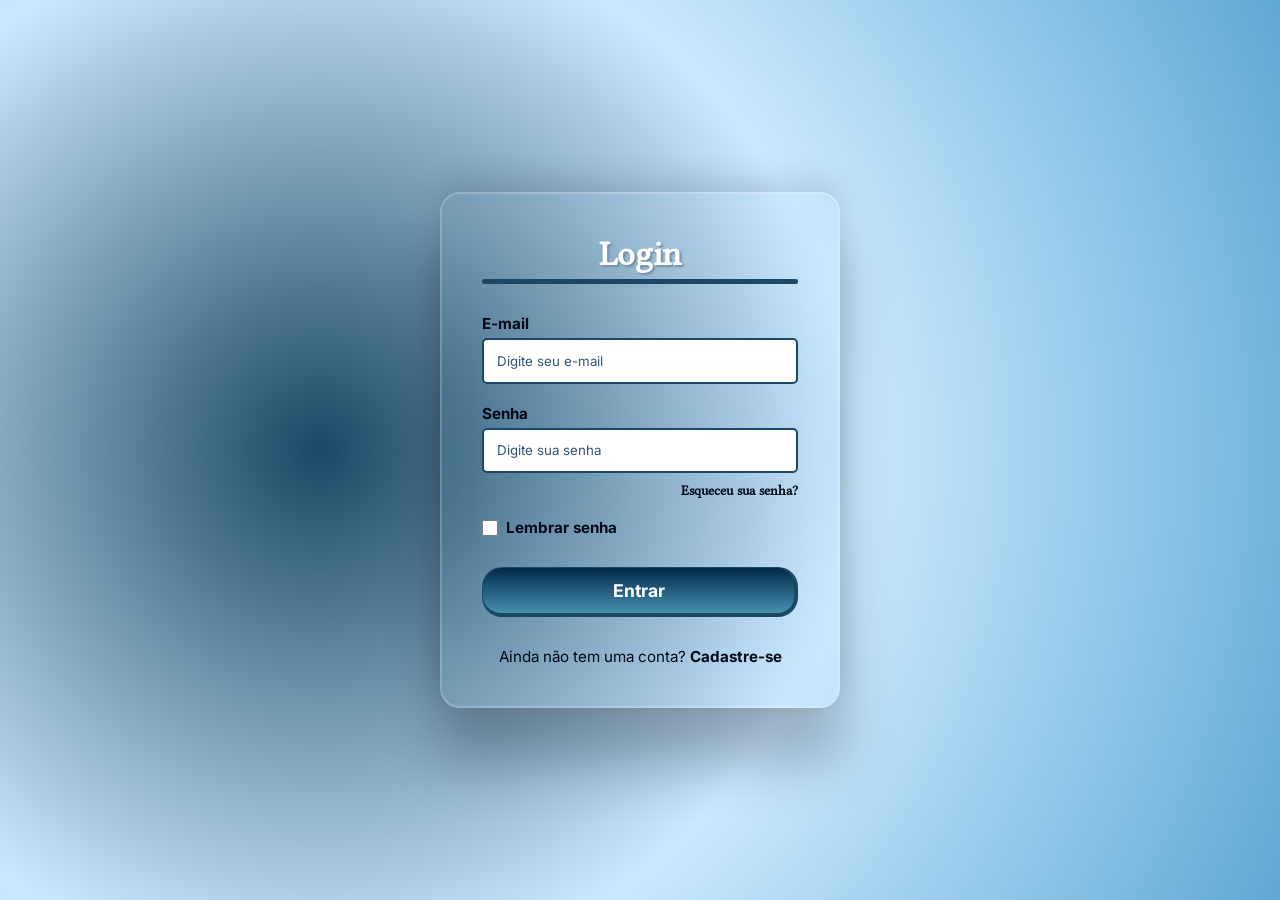
<file: index.html>
<!DOCTYPE html>
<html lang="pt-br">
<head>
    <meta charset="UTF-8">
    <meta name="viewport" content="width=device-width, initial-scale=1.0">
    <link rel="stylesheet" href="style.css">
    <link rel="icon" type="image/svg+xml" href="favicon.svg">
    <title>Página de Login</title>
</head>
<body>
    <form action="" method="POST">
        <div class="titulo">
            <h1>Login</h1>
            <div class="barra"></div>
        </div>
        
        <div class="campo">
            <label for="email">E-mail</label>
            <input type="email" id="email" name="email" placeholder="Digite seu e-mail" required>
        </div>
        
        <div class="campo">
            <label for="senha">Senha</label>
            <input type="password" id="senha" name="senha" placeholder="Digite sua senha" required>
            <div class="senha-link">
                <a href="recupera_senha.html">Esqueceu sua senha?</a>
            </div>
        </div>
        
        <div class="lembrar">
            <input type="checkbox" id="lembrar_senha" name="lembrar_senha">
            <label for="lembrar_senha">Lembrar senha</label>
        </div>
        
        <button type="submit" class="botao">Entrar</button>
        
        <div class="criar">
            <p>Ainda não tem uma conta? <a href="criar_conta.html">Cadastre-se</a></p>
        </div>
    </form>
</body>
</html>
</file>
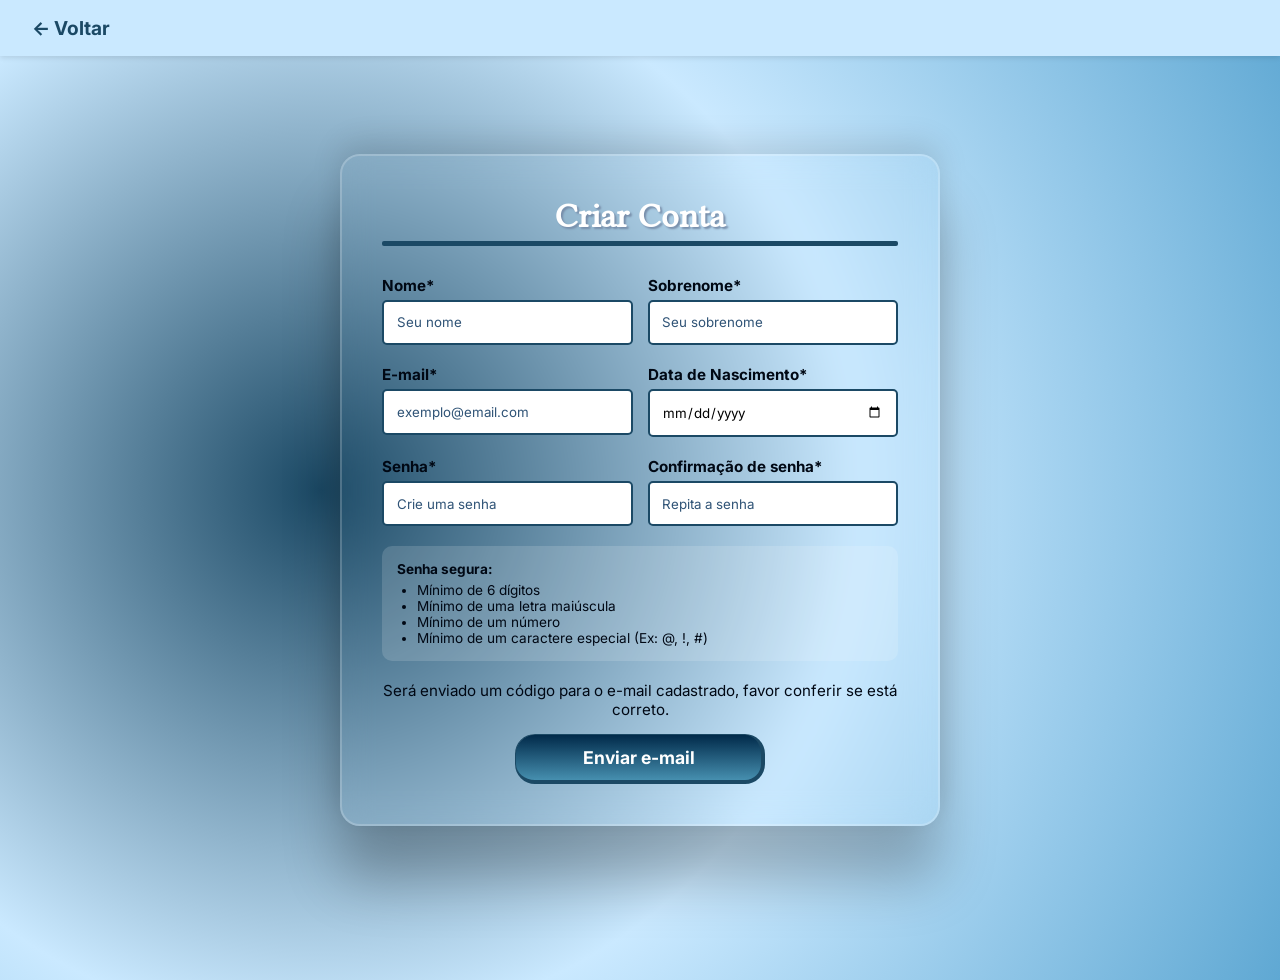
<file: criar_conta.html>
<!DOCTYPE html>
<html lang="pt-br">
<head>
    <meta charset="UTF-8">
    <meta name="viewport" content="width=device-width, initial-scale=1.0">
    <link rel="stylesheet" href="conta.css">
    <link rel="icon" type="image/svg+xml" href="favicon.svg">
    <title>Criação de Conta</title>
</head>
<body>
    <header>
        <a class="voltar" href="index.html">← Voltar</a>
    </header> 

    <main>
        <form action="" method="POST">
            <div class="criar-header">
                <h1>Criar Conta</h1>
                <div class="barra"></div>
            </div>

            <div class="linha-inputs">
                <div class="campo">
                    <label for="nome">Nome*</label>
                    <input type="text" name="nome" id="nome" placeholder="Seu nome" required>
                </div>
                <div class="campo">
                    <label for="sobrenome">Sobrenome*</label>
                    <input type="text" name="sobrenome" id="sobrenome" placeholder="Seu sobrenome" required>
                </div>
            </div>

            <div class="linha-inputs">
                <div class="campo">
                    <label for="email">E-mail*</label>
                    <input type="email" name="email" id="email" placeholder="exemplo@email.com" required>
                </div>
                <div class="campo">
                    <label for="data">Data de Nascimento*</label>
                    <input type="date" name="data" id="data" required>
                </div>
            </div>

            <div class="linha-inputs">
                <div class="campo">
                    <label for="senha">Senha*</label>
                    <input type="password" name="senha" id="senha" placeholder="Crie uma senha" required>
                </div>
                <div class="campo">
                    <label for="senha2">Confirmação de senha*</label>
                    <input type="password" name="senha2" id="senha2" placeholder="Repita a senha" required>
                </div>
            </div>

            <div class="regra">
                <p><strong>Senha segura:</strong></p>
                <ul>
                    <li>Mínimo de 6 dígitos</li>
                    <li>Mínimo de uma letra maiúscula</li>
                    <li>Mínimo de um número</li>
                    <li>Mínimo de um caractere especial (Ex: @, !, #)</li>
                </ul>
            </div>

            <div class="botao-container">
                <p>Será enviado um código para o e-mail cadastrado, favor conferir se está correto.</p>
                <button type="submit">Enviar e-mail</button>
            </div>
        </form>
    </main>
</body>
</html>
</file>
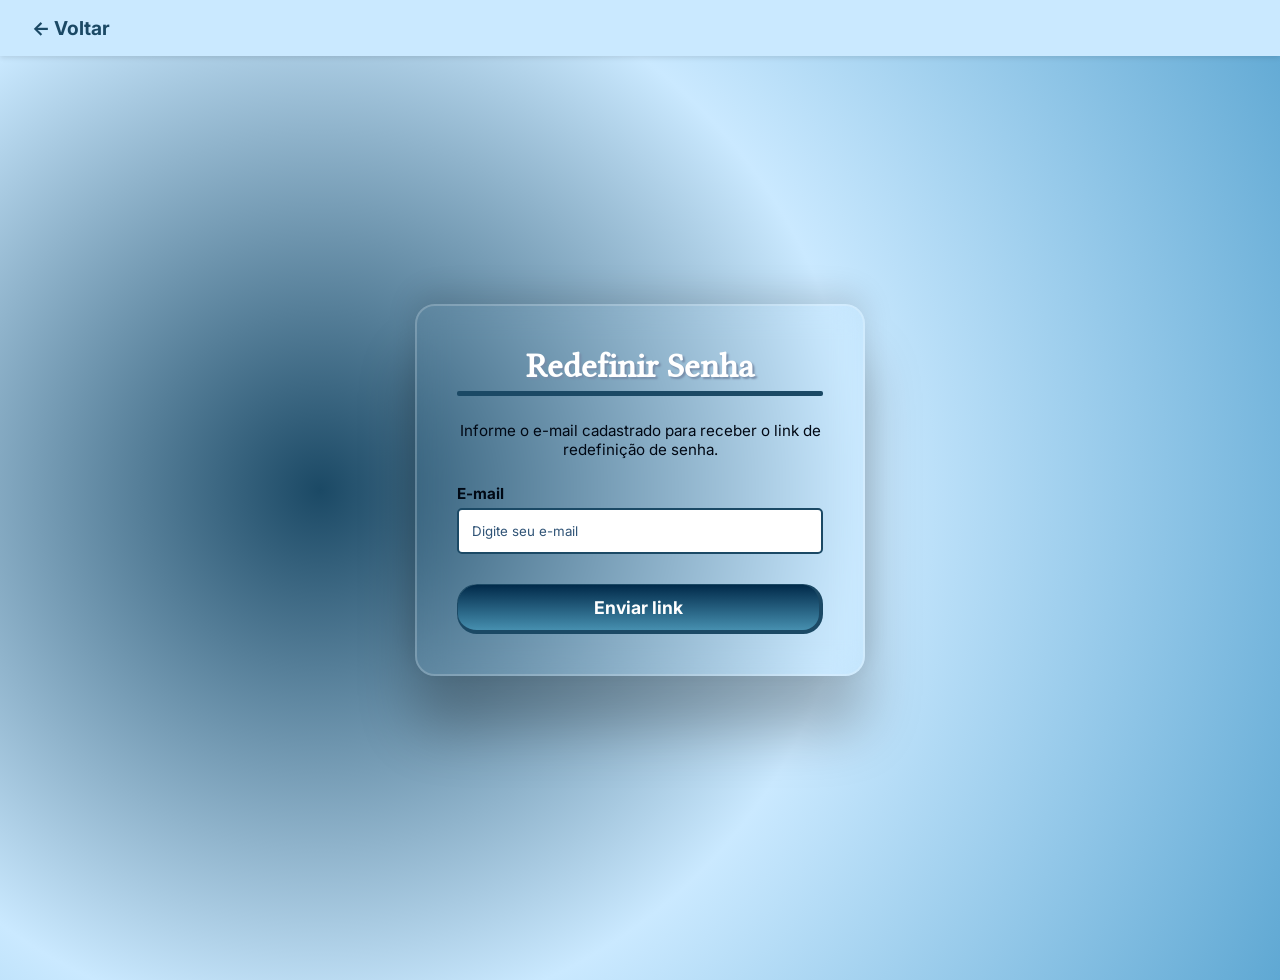
<file: recupera_senha.html>
<!DOCTYPE html>
<html lang="pt-br">
<head>
    <meta charset="UTF-8">
    <meta name="viewport" content="width=device-width, initial-scale=1.0">
    <link rel="stylesheet" href="senha.css">
    <link rel="icon" type="image/svg+xml" href="favicon.svg">
    <title>Recuperação de Senha</title>
</head>
<body>
    <header>
        <a class="voltar" href="index.html">← Voltar</a>
    </header>

    <main>
        <form action="" method="POST">
            <div class="titulo">
                <h1>Redefinir Senha</h1>
                <div class="barra"></div>
            </div>
            
            <p class="instrucao">Informe o e-mail cadastrado para receber o link de redefinição de senha.</p>
            
            <div class="campo">
                <label for="email">E-mail</label>
                <input type="email" name="email" id="email" placeholder="Digite seu e-mail" required>
            </div>
            
            <button type="submit" class="botao">Enviar link</button>
        </form>
    </main>
</body>
</html>
</file>
<file: style.css>
@import url('https://fonts.googleapis.com/css2?family=Inter:ital,opsz,wght@0,14..32,100..900;1,14..32,100..900&family=Libertinus+Math&family=Libertinus+Mono&display=swap');

:root {
    --indigo-dye: #1b4965;
    --columbia-blue: #cae9ff;
    --picton-blue: #5fa8d3;
    --text-color: #000814;
    --white: #ffffff;
}

* {
    margin: 0;
    padding: 0;
    box-sizing: border-box;
}

body {
    background: radial-gradient(circle at 25%, var(--indigo-dye), var(--columbia-blue), var(--picton-blue));
    font-family: "Libertinus Math", system-ui;
    color: var(--text-color);
    display: flex;
    height: 100vh;
    justify-content: center;
    align-items: center;
    padding: 20px;
    background-size: cover;
    background-position: center;
}

form {
    background-color: transparent;
    border: 2px solid rgba(255, 255, 255, 0.2);
    border-radius: 20px;
    backdrop-filter: blur(15px);
    box-shadow: rgba(0, 0, 0, 0.25) 0px 54px 55px, rgba(0, 0, 0, 0.12) 0px -12px 30px;
    padding: 40px;
    display: flex;
    flex-direction: column;
    gap: 20px;
    width: 100%;
    max-width: 400px;
}

.titulo {
    text-align: center;
    display: flex;
    flex-direction: column;
    gap: 5px;
    margin-bottom: 10px;
}

h1 {
    color: var(--white);
    font-size: 2.2rem;
    text-shadow: 2px 2px 2px #778da9;
}

.barra {
    background-color: var(--indigo-dye);
    width: 100%;
    height: 5px;
    border-radius: 2px;
}

.campo {
    display: flex;
    flex-direction: column;
    gap: 5px;
}

label {
    font-family: "Inter", sans-serif;
    font-size: 0.95rem;
    font-weight: bold;
}

input[type="email"],
input[type="password"] {
    width: 100%;
    padding: 0.8rem;
    border: 2px solid var(--indigo-dye);
    outline: none;
    border-radius: 5px;
    font-family: "Inter", sans-serif;
    transition: border-color 0.3s ease;
}

input[type="email"]:focus,
input[type="password"]:focus {
    border-color: var(--picton-blue);
}

input::placeholder {
    color: #2f5376;
}

.senha-link {
    text-align: right;
    font-size: 0.85rem;
    margin-top: 5px;
}

.lembrar {
    display: flex;
    align-items: center;
    gap: 8px;
    font-family: "Inter", sans-serif;
}

input[type="checkbox"] {
    accent-color: var(--columbia-blue);
    cursor: pointer;
    width: 16px;
    height: 16px;
}

a {
    color: var(--text-color);
    text-decoration: none;
    font-weight: bold;
    transition: color 0.3s;
}

a:hover {
    color: var(--white);
}

button {
    color: var(--white);
    font-size: 1.1rem;
    font-family: "Inter", sans-serif;
    font-weight: bold;
    border-radius: 20px;
    background-image: linear-gradient(#012a4a, #468faf);
    padding: 12px;
    width: 100%;
    border: 1px solid var(--indigo-dye);
    border-right-width: 4px;
    border-bottom-width: 4px;
    cursor: pointer;
    transition: transform 0.1s, filter 0.3s;
    margin-top: 10px;
}

button:active {
    transform: translateY(2px);
    border-bottom-width: 2px;
    border-right-width: 2px;
}

button:hover {
    filter: brightness(1.2);
}

.criar {
    text-align: center;
    font-size: 0.95rem;
    font-family: "Inter", sans-serif;
    margin-top: 10px;
}
</file>
<file: conta.css>
@import url('https://fonts.googleapis.com/css2?family=Inter:ital,opsz,wght@0,14..32,100..900;1,14..32,100..900&family=Libertinus+Math&family=Libertinus+Mono&display=swap');

:root {
    --indigo-dye: #1b4965;
    --columbia-blue: #cae9ff;
    --picton-blue: #5fa8d3;
    --text-color: #000814;
    --white: #ffffff;
}

* {
    margin: 0;
    padding: 0;
    box-sizing: border-box;
}

body {
    background: radial-gradient(circle at 25%, var(--indigo-dye), var(--columbia-blue), var(--picton-blue));
    font-family: "Libertinus Math", system-ui;
    color: var(--text-color);
    min-height: 100vh;
    background-size: cover;
    background-position: center;
}

header {
    padding: 1rem 2rem;
    background-color: var(--columbia-blue);
    box-shadow: 0 2px 5px rgba(0, 0, 0, 0.1);
    width: 100%;
    position: fixed;
    top: 0;
    z-index: 10;
}

.voltar {
    color: var(--indigo-dye);
    text-decoration: none;
    font-weight: bold;
    font-size: 1.2rem;
    font-family: "Inter", sans-serif;
}

main {
    display: flex;
    justify-content: center;
    align-items: center;
    padding: 20px;
    margin-top: 80px;
    min-height: calc(100vh - 80px);
}

form {
    background-color: transparent;
    border: 2px solid rgba(255, 255, 255, 0.2);
    border-radius: 20px;
    backdrop-filter: blur(15px);
    box-shadow: rgba(0, 0, 0, 0.25) 0px 54px 55px, rgba(0, 0, 0, 0.12) 0px -12px 30px;
    padding: 40px;
    width: 100%;
    max-width: 600px;
    display: flex;
    flex-direction: column;
    gap: 20px;
}

.criar-header {
    text-align: center;
    margin-bottom: 10px;
}

h1 {
    color: var(--white);
    font-size: 2.2rem;
    text-shadow: 2px 2px 2px #778da9;
    margin-bottom: 5px;
}

.barra {
    background-color: var(--indigo-dye);
    width: 100%;
    height: 5px;
    border-radius: 2px;
}

.linha-inputs {
    display: flex;
    gap: 15px;
    width: 100%;
}

.campo {
    display: flex;
    flex-direction: column;
    gap: 5px;
    flex: 1; 
}

label {
    font-family: "Inter", sans-serif;
    font-size: 0.95rem;
    font-weight: bold;
}

input {
    width: 100%;
    padding: 0.8rem;
    border: 2px solid var(--indigo-dye);
    outline: none;
    border-radius: 5px;
    font-family: "Inter", sans-serif;
    transition: border-color 0.3s ease;
}

input:focus {
    border-color: var(--picton-blue);
}

input::placeholder {
    color: #2f5376;
}

.regra {
    background-color: rgba(255, 255, 255, 0.15);
    padding: 15px;
    border-radius: 10px;
    font-size: 0.85rem;
    font-family: "Inter", sans-serif;
}

.regra ul {
    margin-top: 5px;
    padding-left: 20px;
}

.botao-container {
    text-align: center;
    display: flex;
    flex-direction: column;
    align-items: center;
    gap: 15px;
    font-family: "Inter", sans-serif;
    font-size: 0.95rem;
}

button {
    color: var(--white);
    font-size: 1.1rem;
    font-family: "Inter", sans-serif;
    font-weight: bold;
    border-radius: 20px;
    background-image: linear-gradient(#012a4a, #468faf);
    padding: 12px;
    width: 100%;
    max-width: 250px;
    border: 1px solid var(--indigo-dye);
    border-right-width: 4px;
    border-bottom-width: 4px;
    cursor: pointer;
    transition: transform 0.1s, filter 0.3s;
}

button:active {
    transform: translateY(2px);
    border-bottom-width: 2px;
    border-right-width: 2px;
}

button:hover {
    filter: brightness(1.2);
}

/* Responsividade para celular */
@media (max-width: 600px) {
    .linha-inputs {
        flex-direction: column;
        gap: 20px;
    }
    form {
        padding: 25px;
    }
}
</file>
<file: senha.css>
@import url('https://fonts.googleapis.com/css2?family=Inter:ital,opsz,wght@0,14..32,100..900;1,14..32,100..900&family=Libertinus+Math&family=Libertinus+Mono&display=swap');

:root {
    --indigo-dye: #1b4965;
    --columbia-blue: #cae9ff;
    --picton-blue: #5fa8d3;
    --text-color: #000814;
    --white: #ffffff;
}

* {
    margin: 0;
    padding: 0;
    box-sizing: border-box;
}

body {
    background: radial-gradient(circle at 25%, var(--indigo-dye), var(--columbia-blue), var(--picton-blue));
    font-family: "Libertinus Math", system-ui;
    color: var(--text-color);
    min-height: 100vh;
    background-size: cover;
    background-position: center;
}

header {
    padding: 1rem 2rem;
    background-color: var(--columbia-blue);
    box-shadow: 0 2px 5px rgba(0, 0, 0, 0.1);
    width: 100%;
    position: fixed;
    top: 0;
    z-index: 10;
}

.voltar {
    color: var(--indigo-dye);
    text-decoration: none;
    font-weight: bold;
    font-size: 1.2rem;
    font-family: "Inter", sans-serif;
}

main {
    display: flex;
    justify-content: center;
    align-items: center;
    padding: 20px;
    margin-top: 80px;
    min-height: calc(100vh - 80px);
}

form {
    background-color: transparent;
    border: 2px solid rgba(255, 255, 255, 0.2);
    border-radius: 20px;
    backdrop-filter: blur(15px);
    box-shadow: rgba(0, 0, 0, 0.25) 0px 54px 55px, rgba(0, 0, 0, 0.12) 0px -12px 30px;
    padding: 40px;
    width: 100%;
    max-width: 450px;
    display: flex;
    flex-direction: column;
    gap: 25px;
}

.titulo {
    text-align: center;
    display: flex;
    flex-direction: column;
    gap: 5px;
}

h1 {
    color: var(--white);
    font-size: 2.2rem;
    text-shadow: 2px 2px 2px #778da9;
}

.barra {
    background-color: var(--indigo-dye);
    width: 100%;
    height: 5px;
    border-radius: 2px;
}

.instrucao {
    text-align: center;
    font-family: "Inter", sans-serif;
    font-size: 0.95rem;
}

.campo {
    display: flex;
    flex-direction: column;
    gap: 5px;
}

label {
    font-family: "Inter", sans-serif;
    font-size: 0.95rem;
    font-weight: bold;
}

input {
    width: 100%;
    padding: 0.8rem;
    border: 2px solid var(--indigo-dye);
    outline: none;
    border-radius: 5px;
    font-family: "Inter", sans-serif;
    transition: border-color 0.3s ease;
}

input:focus {
    border-color: var(--picton-blue);
}

input::placeholder {
    color: #2f5376;
}

button {
    color: var(--white);
    font-size: 1.1rem;
    font-family: "Inter", sans-serif;
    font-weight: bold;
    border-radius: 20px;
    background-image: linear-gradient(#012a4a, #468faf);
    padding: 12px;
    width: 100%;
    border: 1px solid var(--indigo-dye);
    border-right-width: 4px;
    border-bottom-width: 4px;
    cursor: pointer;
    transition: transform 0.1s, filter 0.3s;
    margin-top: 5px;
}

button:active {
    transform: translateY(2px);
    border-bottom-width: 2px;
    border-right-width: 2px;
}

button:hover {
    filter: brightness(1.2);
}
</file>
